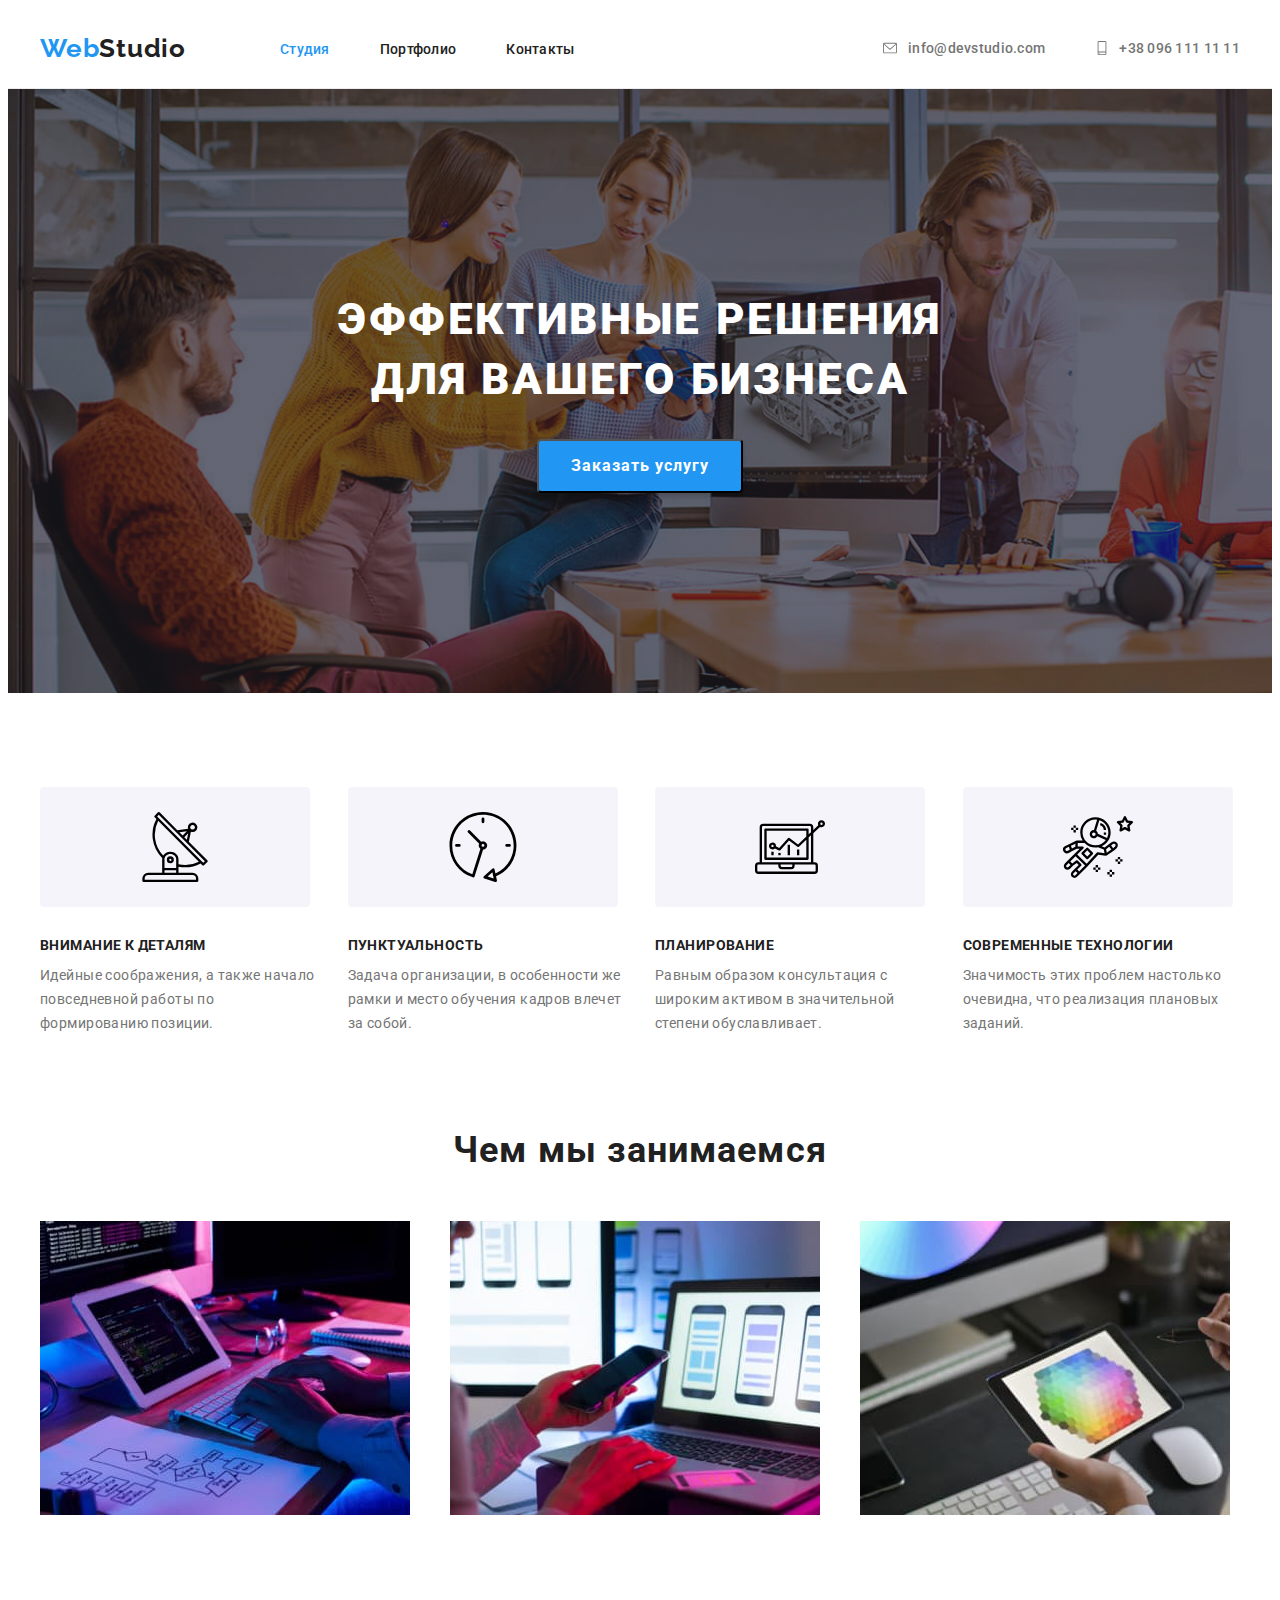
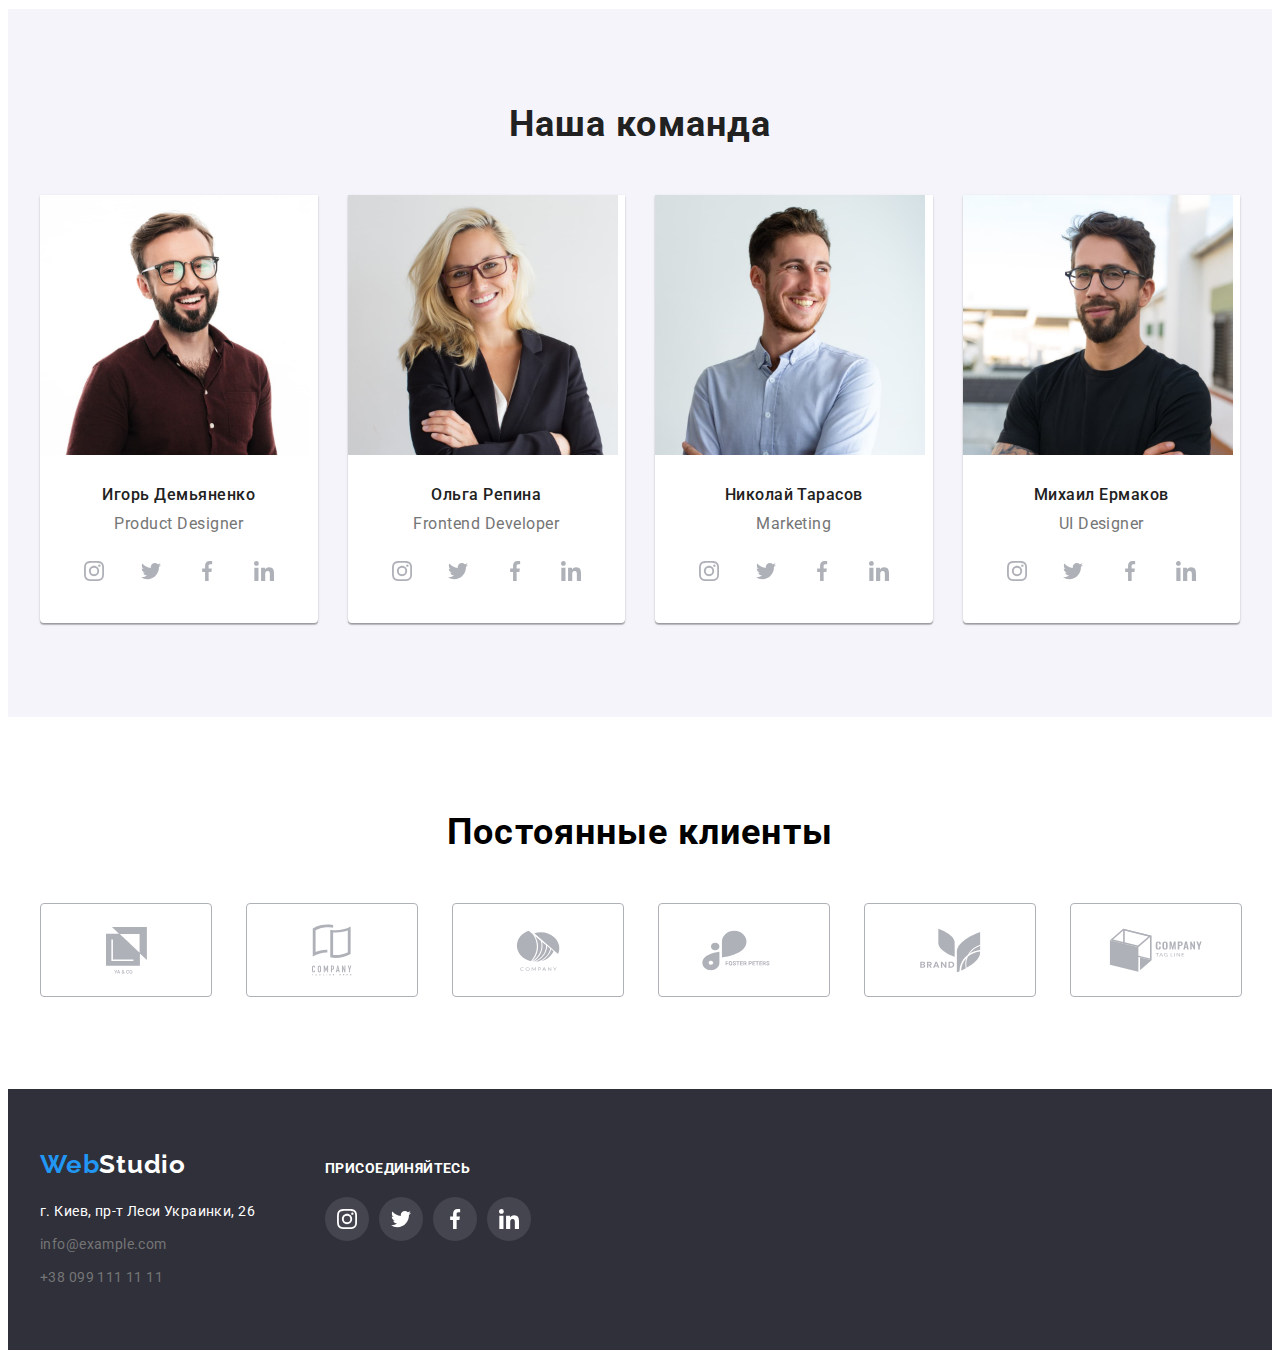
<file: index.html>
<!DOCTYPE html>
<html lang="ru">

<head>
    <meta charset="UTF-8">
    <meta http-equiv="X-UA-Compatible" content="IE=edge">
    <meta name="viewport" content="width=device-width, initial-scale=1.0">
    <title>WebStudio</title>
    <link rel="preconnect" href="https://fonts.gstatic.com">
    <link
        href="https://fonts.googleapis.com/css2?family=Raleway:wght@700&family=Roboto:wght@400;500;700;900&display=swap"
        rel="stylesheet">
    <link rel="stylesheet" href="https://cdnjs.cloudflare.com/ajax/libs/modern-normalize/1.1.0/modern-normalize.min.css"
        integrity="sha512-wpPYUAdjBVSE4KJnH1VR1HeZfpl1ub8YT/NKx4PuQ5NmX2tKuGu6U/JRp5y+Y8XG2tV+wKQpNHVUX03MfMFn9Q=="
        crossorigin="anonymous" referrerpolicy="no-referrer" />
    <link rel="stylesheet" href="./css/styles.css">
</head>

<body>
    <header class="header">
        <div class="container container-menu">
            <nav class="navigation">
                <a class="logo link" href="./index.html"><span class="logo-style">Web</span>Studio</a>
                <ul class="menu list">
                    <li class="menu-item list">
                        <a class="menu-link current link" href="./index.html">Студия</a>
                    </li>
                    <li class="menu-item list">
                        <a class="menu-link link" href="./portfolio.html">Портфолио</a>
                    </li>
                    <li class="menu-item list">
                        <a class="menu-link link" href="">Контакты</a>
                    </li>
                </ul>
            </nav>
            <ul class="contacts list">
                <li class="contacts-item list">
                    <a class="contacts-link link contacts-email-item" href="mailto:info@devstudio.com">
                        <svg class="svg-logo" width="16" height="14">
                            <use href="./images/sprite.svg#icon-envelope"></use>
                        </svg>
                        info@devstudio.com</a>
                </li>
                <li class="contacts-item list">
                    <a class="contacts-link link" href="tel:+380961111111">
                        <svg class="svg-logo" width="14" height="16">
                            <use href="./images/sprite.svg#icon-smartphone"></use>
                        </svg>
                        +38 096 111 11 11</a>
                </li>
            </ul>
        </div>
    </header>
    <main>
        <!-- main banner part -->
        <section class="hero">
            <div class="container">
                <h1 class="hero-title" lang="ru">Эффективные решения для вашего бизнеса</h1>
                <button class="modal-btn" type="button">Заказать услугу</button>
            </div>
        </section>
        <!-- advantages part -->
        <section class="advantages section">
            <div class="container">
                <h2 hidden>Преимущества</h2>
                <ul class="advantages-list list">
                    <li class="advantages-items">
                        <div class="advantages-vector">
                            <svg width="70" height="70">
                                <use href="./images/sprite.svg#icon-antenna"></use>
                            </svg>
                        </div>
                        <h3 class="advantages-items-name" lang="ru">Внимание к деталям</h3>
                        <p class="advantages-items-name-description" lang="ru">Идейные соображения, а также начало
                            повседневной работы по формированию позиции.</p>
                    </li>
                    <li class="advantages-items">
                        <div class="advantages-vector">
                            <svg width="70" height="70">
                                <use href="./images/sprite.svg#icon-clock"></use>
                            </svg>
                        </div>
                        <h3 class="advantages-items-name" lang="ru">Пунктуальность</h3>
                        <p class="advantages-items-name-description" lang="ru">Задача организации, в особенности же
                            рамки и место обучения кадров влечет за собой.</p>
                    </li>
                    <li class="advantages-items">
                        <div class="advantages-vector">
                            <svg width="70" height="70">
                                <use href="./images/sprite.svg#icon-diagram"></use>
                            </svg>
                        </div>
                        <h3 class="advantages-items-name" lang="ru">Планирование</h3>
                        <p class="advantages-items-name-description" lang="ru">Равным образом консультация с широким
                            активом в значительной степени обуславливает.</p>
                    </li>
                    <li class="advantages-items">
                        <div class="advantages-vector">
                            <svg width="70" height="70">
                                <use href="./images/sprite.svg#icon-astronaut"></use>
                            </svg>
                        </div>
                        <h3 class="advantages-items-name" lang="ru">Современные технологии</h3>
                        <p class="advantages-items-name-description" lang="ru">Значимость этих проблем настолько
                            очевидна, что реализация плановых заданий.</p>
                    </li>
                </ul>
            </div>
        </section>
        <!-- what we do part -->
        <section class="whatwedo section-second">
            <div class="container">
                <h2 class="whatwedo-main-name" lang="ru">Чем мы занимаемся</h2>
                <ul class="whatwedo-list list">
                    <li class="whatwedo-list-items">
                        <img src="./images/img.jpg" alt="Набор кода" width="370" height="294">
                    </li>
                    <li class="whatwedo-list-items">
                        <img src="./images/img-1.jpg" alt="Разработка мобильного приложения" width="370" height="294">
                    </li>
                    <li class="whatwedo-list-items">
                        <img src="./images/img-2.jpg" alt="Дизайнерские решения" width="370" height="294">
                    </li>
                </ul>
            </div>
        </section>
        <!-- team part -->
        <section class="team section">
            <div class="container">
                <h2 class="team-main-name" lang="ru">Наша команда</h2>
                <ul class="team-list list">
                    <li class="team-list-items">
                        <img class="images" src="./images/img-team.jpg" alt="Игорь Демьяненко" width="270" height="260">
                        <div class="team-box">
                            <h3 class="team-list-items-name" lang="ru">Игорь Демьяненко</h3>
                            <p class="team-list-items-name-description" lang="en">Product Designer</p>
                            <ul class="social-list list">
                                <li class="social-list-item">
                                    <a href="" class="social-list-link">
                                        <svg class="social-list-icon">
                                            <use href="./images/sprite.svg#icon-instagram"></use>
                                        </svg>
                                    </a>
                                </li>
                                <li class="social-list-item">
                                    <a href="" class="social-list-link">
                                        <svg class="social-list-icon">
                                            <use href="./images/sprite.svg#icon-twitter"></use>
                                        </svg>
                                    </a>
                                </li>
                                <li class="social-list-item">
                                    <a href="" class="social-list-link">
                                        <svg class="social-list-icon">
                                            <use href="./images/sprite.svg#icon-facebook"></use>
                                        </svg>
                                    </a>
                                </li>
                                <li class="social-list-item">
                                    <a href="" class="social-list-link">
                                        <svg class="social-list-icon">
                                            <use href="./images/sprite.svg#icon-linkedin"></use>
                                        </svg>
                                    </a>
                                </li>
                            </ul>
                        </div>
                    </li>
                    <li class="team-list-items">
                        <img class="images" src="./images/img-team1.jpg" alt="Ольга Репина" width="270" height="260">
                        <div class="team-box">
                            <h3 class="team-list-items-name" lang="ru">Ольга Репина</h3>
                            <p class="team-list-items-name-description" lang="en">Frontend Developer</p>
                            <ul class="social-list list">
                                <li class="social-list-item">
                                    <a href="" class="social-list-link">
                                        <svg class="social-list-icon">
                                            <use href="./images/sprite.svg#icon-instagram"></use>
                                        </svg>
                                    </a>
                                </li>
                                <li class="social-list-item">
                                    <a href="" class="social-list-link">
                                        <svg class="social-list-icon">
                                            <use href="./images/sprite.svg#icon-twitter"></use>
                                        </svg>
                                    </a>
                                </li>
                                <li class="social-list-item">
                                    <a href="" class="social-list-link">
                                        <svg class="social-list-icon">
                                            <use href="./images/sprite.svg#icon-facebook"></use>
                                        </svg>
                                    </a>
                                </li>
                                <li class="social-list-item">
                                    <a href="" class="social-list-link">
                                        <svg class="social-list-icon">
                                            <use href="./images/sprite.svg#icon-linkedin"></use>
                                        </svg>
                                    </a>
                                </li>
                            </ul>
                        </div>
                    </li>
                    <li class="team-list-items">
                        <img class="images" src="./images/img-team2.jpg" alt="Николай Тарасов" width="270" height="260">
                        <div class="team-box">
                            <h3 class="team-list-items-name" lang="ru">Николай Тарасов</h3>
                            <p class="team-list-items-name-description" lang="en">Marketing</p>
                            <ul class="social-list list">
                                <li class="social-list-item">
                                    <a href="" class="social-list-link">
                                        <svg class="social-list-icon">
                                            <use href="./images/sprite.svg#icon-instagram"></use>
                                        </svg>
                                    </a>
                                </li>
                                <li class="social-list-item">
                                    <a href="" class="social-list-link">
                                        <svg class="social-list-icon">
                                            <use href="./images/sprite.svg#icon-twitter"></use>
                                        </svg>
                                    </a>
                                </li>
                                <li class="social-list-item">
                                    <a href="" class="social-list-link">
                                        <svg class="social-list-icon">
                                            <use href="./images/sprite.svg#icon-facebook"></use>
                                        </svg>
                                    </a>
                                </li>
                                <li class="social-list-item">
                                    <a href="" class="social-list-link">
                                        <svg class="social-list-icon">
                                            <use href="./images/sprite.svg#icon-linkedin"></use>
                                        </svg>
                                    </a>
                                </li>
                            </ul>
                        </div>
                    </li>
                    <li class="team-list-items">
                        <img class="images" src="./images/img-team3.jpg" alt="Михаил Ермаков" width="270" height="260">
                        <div class="team-box">
                            <h3 class="team-list-items-name" lang="ru">Михаил Ермаков</h3>
                            <p class="team-list-items-name-description" lang="en">UI Designer</p>
                            <ul class="social-list list">
                                <li class="social-list-item">
                                    <a href="" class="social-list-link">
                                        <svg class="social-list-icon">
                                            <use href="./images/sprite.svg#icon-instagram"></use>
                                        </svg>
                                    </a>
                                </li>
                                <li class="social-list-item">
                                    <a href="" class="social-list-link">
                                        <svg class="social-list-icon">
                                            <use href="./images/sprite.svg#icon-twitter"></use>
                                        </svg>
                                    </a>
                                </li>
                                <li class="social-list-item">
                                    <a href="" class="social-list-link">
                                        <svg class="social-list-icon">
                                            <use href="./images/sprite.svg#icon-facebook"></use>
                                        </svg>
                                    </a>
                                </li>
                                <li class="social-list-item">
                                    <a href="" class="social-list-link">
                                        <svg class="social-list-icon">
                                            <use href="./images/sprite.svg#icon-linkedin"></use>
                                        </svg>
                                    </a>
                                </li>
                            </ul>
                        </div>
                    </li>
                </ul>
            </div>
        </section>
        <!-- clients -->
        <section class="section">
            <div class="container clients-container">
                <h2 class="clients-main-name" lang="ru">Постоянные клиенты</h2>
                <ul class="list clients-menu">
                    <li class="clients-list">
                        <a class="client-link" href="">
                            <svg class="icon-color" width="41" height="47">
                                <use href="./images/sprite.svg#icon-clientone"></use>
                            </svg>
                        </a>
                    </li>
                    <li class="clients-list">
                        <a class="client-link" href="">
                            <svg class="icon-color" width="40" height="52">
                                <use href="./images/sprite.svg#icon-clienttwo"></use>
                            </svg>
                        </a>
                    </li>
                    <li class="clients-list">
                        <a class="client-link" href="">
                            <svg class="icon-color" width="44" height="41">
                                <use href="./images/sprite.svg#icon-clientthree"></use>
                            </svg>
                        </a>
                    </li>
                    <li class="clients-list">
                        <a class="client-link" href="">
                            <svg class="icon-color" width="84" height="41">
                                <use href="./images/sprite.svg#icon-clientfour"></use>
                            </svg>
                        </a>
                    </li>
                    <li class="clients-list">
                        <a class="client-link" href="">
                            <svg class="icon-color" width="63" height="45">
                                <use href="./images/sprite.svg#icon-clientfive"></use>
                            </svg>
                        </a>
                    </li>
                    <li class="clients-list">
                        <a class="client-link" href="">
                            <svg class="icon-color" width="94" height="44">
                                <use href="./images/sprite.svg#icon-clientsix"></use>
                            </svg>
                        </a>
                    </li>
                </ul>
            </div>
        </section>
    </main>
    <!-- footer part -->
    <footer class="footer">
        <div class="container footer-main">
                <div class="footer-main-left">
                    <a class="logo-footer link" href="./index.html"><span class="logo-style">Web</span>Studio</a>
                    <address class="address-main">
                        <ul class="address-list list">
                            <li class="address-list-items">
                                <a class="address-list-link link" href="https://goo.gl/maps/B2FMyrD68VtrkMTw5"
                                    target="_blank" rel="noopener noreferrer">г. Киев, пр-т Леси Украинки, 26</a>
                            </li>
                            <li class="address-list-items">
                                <a class="address-list-link-second link"
                                    href="mailto:info@example.com">info@example.com</a>
                            </li>
                            <li class="address-list-items">
                                <a class="address-list-link-second link" href="tel:+380991111111">+38 099 111 11 11</a>
                            </li>
                        </ul>
                    </address>
                </div>
                <div class="footer-main-right">
                    <p class="footer-subscribe">присоединяйтесь</p>
                    <ul class="list socialfooter-list">
                        <li class="socialfooter-list-item">
                            <a class="socialfooter-list-link" href="">
                                <svg class="socialfooter-list-icon">
                                    <use href="./images/sprite.svg#icon-instagram"></use>
                                </svg>
                            </a>
                        </li>
                        <li class="socialfooter-list-item">
                            <a class="socialfooter-list-link" href="">
                                <svg class="socialfooter-list-icon">
                                    <use href="./images/sprite.svg#icon-twitter"></use>
                                </svg>
                            </a>
                        </li>
                        <li class="socialfooter-list-item">
                            <a class="socialfooter-list-link" href="">
                                <svg class="socialfooter-list-icon">
                                    <use href="./images/sprite.svg#icon-facebook"></use>
                                </svg>
                            </a>
                        </li>
                        <li class="socialfooter-list-item">
                            <a class="socialfooter-list-link" href="">
                                <svg class="socialfooter-list-icon">
                                    <use href="./images/sprite.svg#icon-linkedin"></use>
                                </svg>
                            </a>
                        </li>
                    </ul>
                </div>
        </div>
    </footer>

</body>

</html>
</file>
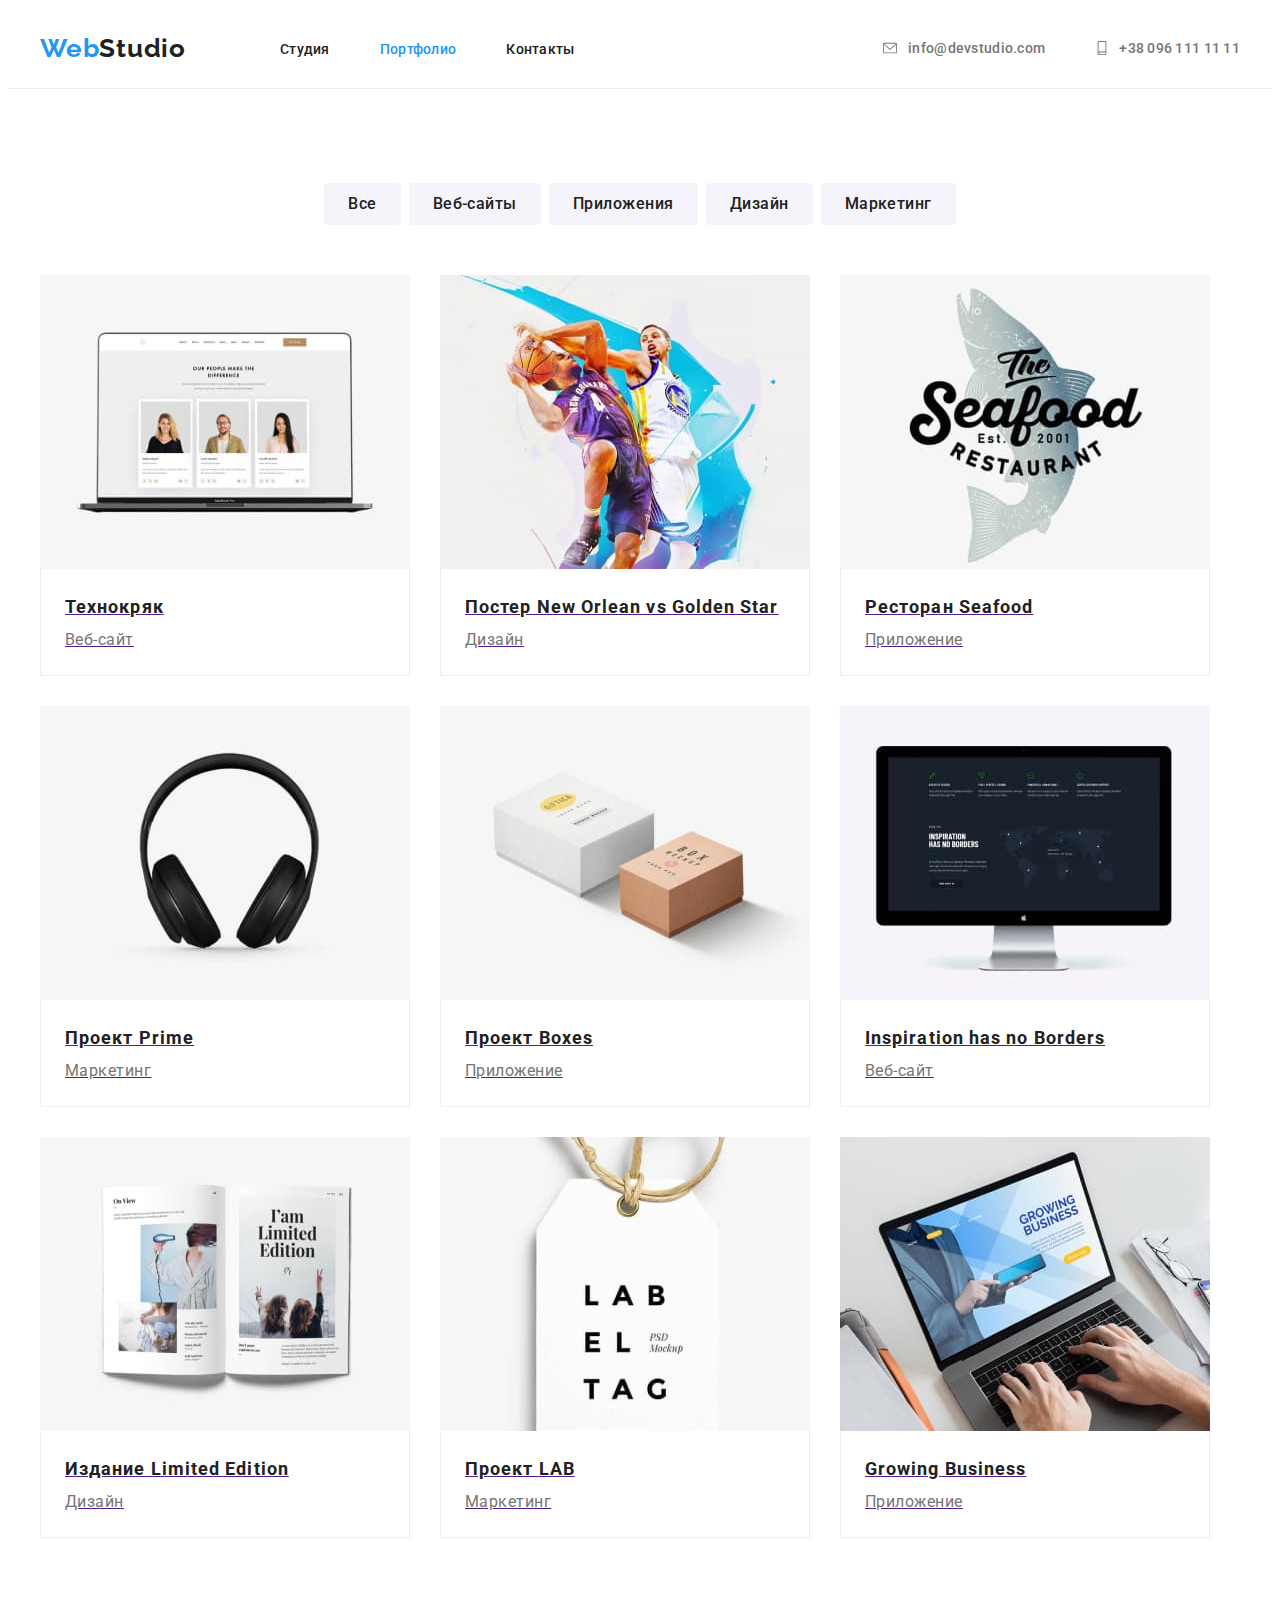
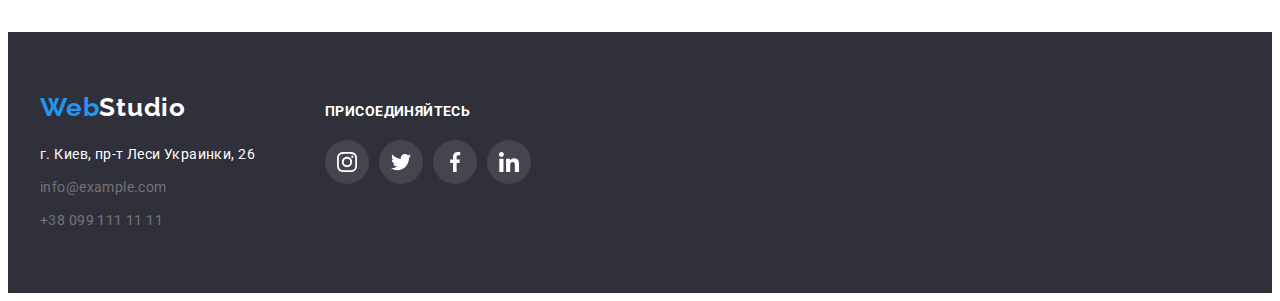
<file: portfolio.html>
<!DOCTYPE html>
<html lang="ru">

<head>
    <meta charset="UTF-8">
    <meta http-equiv="X-UA-Compatible" content="IE=edge">
    <meta name="viewport" content="width=device-width, initial-scale=1.0">
    <title>WebStudio</title>
    <link rel="preconnect" href="https://fonts.gstatic.com">
    <link
        href="https://fonts.googleapis.com/css2?family=Raleway:wght@700&family=Roboto:wght@400;500;700;900&display=swap"
        rel="stylesheet">
    <link rel="stylesheet" href="https://cdnjs.cloudflare.com/ajax/libs/modern-normalize/1.1.0/modern-normalize.min.css"
        integrity="sha512-wpPYUAdjBVSE4KJnH1VR1HeZfpl1ub8YT/NKx4PuQ5NmX2tKuGu6U/JRp5y+Y8XG2tV+wKQpNHVUX03MfMFn9Q=="
        crossorigin="anonymous" referrerpolicy="no-referrer" />
    <link rel="stylesheet" href="./css/styles.css">
</head>

<body>
    <!-- header part -->
    <header class="header">
        <div class="container container-menu">
            <nav class="navigation">
                <a class="logo link" href="./index.html"><span class="logo-style">Web</span>Studio</a>
                <ul class="menu list">
                    <li class="menu-item list">
                        <a class="menu-link link" href="./index.html">Студия</a>
                    </li>
                    <li class="menu-item list">
                        <a class="menu-link current link" href="./portfolio.html">Портфолио</a>
                    </li>
                    <li class="menu-item list">
                        <a class="menu-link link" href="">Контакты</a>
                    </li>
                </ul>
            </nav>
            <ul class="contacts list">
                <li class="contacts-item list">
                    <a class="contacts-link link contacts-email-item" href="mailto:info@devstudio.com">
                        <svg class="svg-logo" width="16" height="14">
                            <use href="./images/sprite.svg#icon-envelope"></use>
                        </svg>
                        info@devstudio.com</a>
                </li>
                <li class="contacts-item list">
                    <a class="contacts-link link" href="tel:+380961111111">
                        <svg class="svg-logo" width="14" height="16">
                            <use href="./images/sprite.svg#icon-smartphone"></use>
                        </svg>
                        +38 096 111 11 11</a>
                </li>
            </ul>
        </div>
    </header>

    <main>
        <!-- main part -->
        <section class="main-section section">
            <div class="main-modal container">
                <h2 hidden>Портфолио</h2>
                <!-- buttons -->
                <ul class="main-modal-buttons-list list">
                    <li class="main-modal-buttons-item">
                        <button class="modal-button" type="button">Все</button>
                    </li>
                    <li class="main-modal-buttons-item">
                        <button class="modal-button" type="button">Веб-сайты</button>
                    </li>
                    <li class="main-modal-buttons-item">
                        <button class="modal-button" type="button">Приложения</button>
                    </li>
                    <li class="main-modal-buttons-item">
                        <button class="modal-button" type="button">Дизайн</button>
                    </li>
                    <li class="main-modal-buttons-item">
                        <button class="modal-button" type="button">Маркетинг</button>
                    </li>
                </ul>
                <!-- galery -->
                <ul class="main-images-items-list list">
                    <li class="main-images-items-item">
                        <a class="shadow-items" href="">
                            <img src="./images/img-portfolio.jpg" alt="технокряк" width="370px" height="294px"></img>
                            <div class="galery-box">
                                <h3 class="main-images-name">Технокряк</h3>
                                <p class="main-images-description">Веб-сайт</p>
                            </div>
                        </a>
                    </li>
                    <li class="main-images-items-item">
                        <a  class="shadow-items" href="">
                            <img src="./images/img-portfolio-1.jpg" alt="Постер New Orlean vs Golden Star" width="370px"
                                height="294px"></img>
                            <div class="galery-box">
                                <h3 class="main-images-name">Постер New Orlean vs Golden Star</h3>
                                <p class="main-images-description">Дизайн</p>
                            </div>
                        </a>
                    </li>
                    <li class="main-images-items-item">
                        <a class="shadow-items" href="">
                            <img src="./images/img-portfolio-2.jpg" alt="Ресторан Seafood" width="370px"
                                height="294px"></img>
                            <div class="galery-box">
                                <h3 class="main-images-name">Ресторан Seafood</h3>
                                <p class="main-images-description">Приложение</p>
                            </div>
                        </a>
                    </li>
                    <li class="main-images-items-item">
                        <a class="shadow-items" href="">
                            <img src="./images/img-portfolio-3.jpg" alt="Проект Prime" width="370px" height="294px"></img>
                            <div class="galery-box">
                                <h3 class="main-images-name">Проект Prime</h3>
                                <p class="main-images-description">Маркетинг</p>
                            </div>
                        </a>
                    </li>
                    <li class="main-images-items-item">
                        <a class="shadow-items" href="">
                            <img src="./images/img-portfolio-4.jpg" alt="Проект Boxes" width="370px" height="294px"></img>
                            <div class="galery-box">
                                <h3 class="main-images-name">Проект Boxes</h3>
                                <p class="main-images-description">Приложение</p>
                            </div>
                        </a>
                    </li>
                    <li class="main-images-items-item">
                        <a class="shadow-items" href="">
                            <img src="./images/img-portfolio-5.jpg" alt="Inspiration has no Borders" width="370px"
                                height="294px"></img>
                            <div class="galery-box">
                                <h3 class="main-images-name">Inspiration has no Borders</h3>
                                <p class="main-images-description">Веб-сайт</p>
                            </div>
                        </a>
                    </li>
                    <li class="main-images-items-item">
                        <a class="shadow-items" href="">
                            <img src="./images/img-portfolio-6.jpg" alt="Издание Limited Edition" width="370px"
                                height="294px"></img>
                            <div class="galery-box">
                                <h3 class="main-images-name">Издание Limited Edition</h3>
                                <p class="main-images-description">Дизайн</p>
                            </div>
                        </a>
                    </li>
                    <li class="main-images-items-item">
                        <a class="shadow-items" href="">
                            <img src="./images/img-portfolio-7.jpg" alt="Проект LAB" width="370px" height="294px"></img>
                            <div class="galery-box">
                                <h3 class="main-images-name">Проект LAB</h3>
                                <p class="main-images-description">Маркетинг</p>
                            </div>
                        </a>
                    </li>
                    <li class="main-images-items-item">
                        <a class="shadow-items" href="">
                            <img src="./images/img-portfolio-8.jpg" alt="Growing Business" width="370px"
                                height="294px"></img>
                            <div class="galery-box">
                                <h3 class="main-images-name">Growing Business</h3>
                                <p class="main-images-description">Приложение</p>
                            </div>
                        </a>
                    </li>
                </ul>
            </div>
        </section>
    </main>

    <!-- footer part -->
    <footer class="footer">
        <div class="container footer-main">
            <div class="footer-main-left">
                <a class="logo-footer link" href="./index.html"><span class="logo-style">Web</span>Studio</a>
                <address class="address-main">
                    <ul class="address-list list">
                        <li class="address-list-items">
                            <a class="address-list-link link" href="https://goo.gl/maps/B2FMyrD68VtrkMTw5" target="_blank"
                                rel="noopener noreferrer">г. Киев, пр-т Леси Украинки, 26</a>
                        </li>
                        <li class="address-list-items">
                            <a class="address-list-link-second link" href="mailto:info@example.com">info@example.com</a>
                        </li>
                        <li class="address-list-items">
                            <a class="address-list-link-second link" href="tel:+380991111111">+38 099 111 11 11</a>
                        </li>
                    </ul>
                </address>
            </div>
            <div class="footer-main-right">
                <p class="footer-subscribe">присоединяйтесь</p>
                <ul class="list socialfooter-list">
                    <li class="socialfooter-list-item">
                        <a class="socialfooter-list-link" href="">
                            <svg class="socialfooter-list-icon">
                                <use href="./images/sprite.svg#icon-instagram"></use>
                            </svg>
                        </a>
                    </li>
                    <li class="socialfooter-list-item">
                        <a class="socialfooter-list-link" href="">
                            <svg class="socialfooter-list-icon">
                                <use href="./images/sprite.svg#icon-twitter"></use>
                            </svg>
                        </a>
                    </li>
                    <li class="socialfooter-list-item">
                        <a class="socialfooter-list-link" href="">
                            <svg class="socialfooter-list-icon">
                                <use href="./images/sprite.svg#icon-facebook"></use>
                            </svg>
                        </a>
                    </li>
                    <li class="socialfooter-list-item">
                        <a class="socialfooter-list-link" href="">
                            <svg class="socialfooter-list-icon">
                                <use href="./images/sprite.svg#icon-linkedin"></use>
                            </svg>
                        </a>
                    </li>
                </ul>
            </div>
        </div>
    </footer>

</body>

</html>
</file>
<file: css/styles.css>
:root {
  --maincoloreff: #2196f3;
  --maincolorblack: #212121;
  --maincolorsilver: #757575;
  --maincolorwhite: #ffffff;
  --maincolorbtteam: #f5f4fa;
  --maincolorherofooter: #2f303a;
  --borderheadercolor: #ececec;
  --borderportfoliocolor: #eeeeee;
  --clientsbordercolor: #afb1b8;
  --socialfootercolor: rgba(255, 255, 255, 0.1);
}

h1,
h2,
h3,
h4,
h5,
h6,
p {
  margin-top: 0;
  margin-bottom: 0;
}

ul,
ol {
  margin-top: 0;
  margin-bottom: 0;
  padding-left: 0;
}

img {
  display: block;
}

.list {
  list-style: none;
}

.link {
  text-decoration: none;
}

body {
  font-family: 'Roboto', sans-serif;
}

.container {
  width: 1200px;
  margin: 0 auto;
  padding-left: 15px;
  padding-right: 15px;
}

.section {
  padding-top: 94px;
  padding-bottom: 94px;
}
.section-second {
  padding-bottom: 94px;
}

.navigation {
  display: flex;
  align-items: center;
}

.menu {
  display: flex;
  align-items: center;
}

.contacts {
  display: flex;
  align-items: center;
  margin-left: auto;
}

.container-menu {
  display: flex;
}

/* ===== HEADER STYLES ===== */
.menu-link {
  font-weight: 500;
  font-size: 14px;
  line-height: 1.143;
  letter-spacing: 0.02em;
  color: var(--maincolorblack);
  padding-top: 32px;
  padding-bottom: 32px;
}

.menu-link:hover,
.menu-link:focus {
  color: var(--maincoloreff);
}

.menu-link.current {
  color: var(--maincoloreff);
}

.menu-item:not(:last-child) {
  margin-right: 50px;
}

.contacts-link {
  display: flex;
  align-items: center;
  font-weight: 500;
  font-size: 14px;
  line-height: 1.143;
  letter-spacing: 0.02em;
  color: var(--maincolorsilver);
  padding-top: 32px;
  padding-bottom: 32px;
}

.contacts-link:hover,
.contacts-link:focus {
  color: var(--maincoloreff);
}

.contacts-item:not(:last-child) {
  margin-right: 50px;
}

.contacts-item {
  display: flex;
  align-items: center;
  color: var(--maincolorsilver);
}

.svg-logo {
  fill: currentColor;
  margin-right: 10px;
}

.contacts-link:hover .svg-logo,
.contacts-link:focus .svg-logo {
  fill: var(--maincoloreff);
}

.logo {
  margin-right: 94px;
  font-family: 'Raleway', sans-serif;
  font-weight: 700;
  font-size: 26px;
  line-height: 1.192;
  letter-spacing: 0.03em;
  color: var(--maincolorblack);
}
.logo-style {
  color: var(--maincoloreff);
}
.header {
  border-bottom: 1px solid var(--borderheadercolor);
}
/* ===== MAIN BANNER STYLES ===== */
.hero-title {
  font-weight: 900;
  font-size: 44px;
  line-height: 1.364;
  text-align: center;
  letter-spacing: 0.06em;
  text-transform: uppercase;
  color: var(--maincolorwhite);
  margin-bottom: 40px;
  width: 696px;
  margin: 0 auto;
  margin-bottom: 30px;
}
.modal-btn {
  font-family: inherit;
  display: block;
  margin: 0 auto;
  padding: 10px 32px;
  font-weight: 700;
  font-size: 16px;
  line-height: 1.875;
  letter-spacing: 0.06em;
  color: var(--maincolorwhite);
  background: var(--maincoloreff);
  box-shadow: 0px 4px 4px rgba(0, 0, 0, 0.15);
  border-radius: 4px;
  cursor: pointer;
}
.hero {
  background-color: var(--maincolorherofooter);
  max-width: 1600px;
  padding-top: 200px;
  padding-bottom: 200px;
  text-align: center;
  background-image: linear-gradient(rgba(47, 48, 58, 0.4), rgba(47, 48, 58, 0.4)),
    url(../images/bg-main.jpg);
  background-size: cover;
}
/* ADVANTAGES STYLES */
.advantages-items-name {
  font-weight: 700;
  font-size: 14px;
  line-height: 1.143;
  letter-spacing: 0.03em;
  text-transform: uppercase;
  color: var(--maincolorblack);
  margin-bottom: 10px;
}
.advantages-items-name-description {
  font-weight: 400;
  font-size: 14px;
  line-height: 24px;
  letter-spacing: 0.03em;
  color: var(--maincolorsilver);
}

.advantages-list {
  display: flex;
  flex-wrap: wrap;
  margin-left: -30px;
  margin-top: -30px;
}
.advantages-items {
  flex-basis: calc((100% - 120px) / 4);
  margin-left: 30px;
  margin-top: 30px;
}
.advantages-vector {
  display: flex;
  justify-content: center;
  width: 270px;
  padding-top: 25px;
  padding-bottom: 25px;
  background: #f5f4fa;
  border-radius: 4px;
  margin-bottom: 30px;
}
/* WHAT WE DO STYLES */
.whatwedo-main-name {
  font-weight: 700;
  font-size: 36px;
  line-height: 1.17;
  text-align: center;
  letter-spacing: 0.03em;
  color: var(--maincolorblack);
  margin-bottom: 50px;
}

.whatwedo-list {
  display: flex;
  flex-wrap: wrap;
  margin-left: -30px;
  margin-top: -30px;
}

.whatwedo-list-items {
  flex-basis: calc((100% - 90px) / 3);
  margin-left: 30px;
  margin-top: 30px;
}
/* TEAM STYLES */
.team {
  background: var(--maincolorbtteam);
}
.team-main-name {
  font-weight: 700;
  font-size: 36px;
  line-height: 1.17;
  text-align: center;
  letter-spacing: 0.03em;
  color: var(--maincolorblack);
  margin-bottom: 50px;
}

.team-list {
  display: flex;
  flex-wrap: wrap;
  margin-left: -30px;
  margin-top: -30px;
}

.team-list-items {
  flex-basis: calc((100% - 120px) / 4);
  margin-left: 30px;
  margin-top: 30px;
  background: var(--maincolorwhite);
  box-shadow: 0px 1px 3px rgba(0, 0, 0, 0.12), 0px 1px 1px rgba(0, 0, 0, 0.14),
    0px 2px 1px rgba(0, 0, 0, 0.2);
  border-radius: 0px 0px 4px 4px;
}

.team-list-items-name {
  font-weight: 500;
  font-size: 16px;
  line-height: 1.19;
  text-align: center;
  letter-spacing: 0.03em;
  color: var(--maincolorblack);
  margin-bottom: 10px;
}

.team-list-items-name-description {
  font-weight: 400;
  font-size: 16px;
  line-height: 1.19;
  text-align: center;
  letter-spacing: 0.03em;
  color: var(--maincolorsilver);
  margin-bottom: 16px;
}

.team-box {
  padding-top: 30px;
  padding-bottom: 30px;
  padding-left: 32px;
  padding-right: 32px;
}

.social-list {
  display: flex;
  justify-content: space-between;
}

.social-list-icon {
  width: 20px;
  height: 20px;
}

.social-list-link {
  display: flex;
  align-items: center;
  justify-content: center;
  width: 44px;
  height: 44px;
  border-radius: 50%;
  background-color: transparent;
  fill: var(--clientsbordercolor);
}

.social-list-link:hover,
.social-list-link:focus {
  background-color: var(--maincoloreff);
  fill: var(--maincolorwhite);
}

/* CLIENTS STYLES */
.clients-main-name {
  font-weight: 700;
  font-size: 36px;
  line-height: 1.17;
  text-align: center;
  letter-spacing: 0.03em;
  margin-bottom: 50px;
}

.clients-container {
  text-align: center;
}

.clients-menu {
  display: flex;
  justify-content: space-between;
}

.clients-list {
  width: 170px;
  height: 92px;
  border-radius: 4px;
  fill: var(--clientsbordercolor);
  cursor: pointer;
}

.client-link {
  display: flex;
  width: 100%;
  height: 100%;
  justify-content: center;
  align-items: center;
  border: 1px solid var(--clientsbordercolor);
  border-radius: 4px;
  fill: var(--clientsbordercolor);
}

.client-link:hover .icon-color,
.client-link:focus .icon-color {
  border-color: var(--maincoloreff);
  fill: var(--maincoloreff);
}

.client-link:hover,
.client-link:focus {
  border-color: var(--maincoloreff);
}

/* ===== FOOTER STYLES ===== */
.footer {
  background: var(--maincolorherofooter);
  padding: 60px 0;
}
.logo-footer {
  font-family: 'Raleway', sans-serif;
  font-weight: 700;
  font-size: 26px;
  line-height: 1.19;
  letter-spacing: 0.03em;
  color: var(--maincolorwhite);
}
.footer .logo-footer {
  display: block;
  margin-bottom: 20px;
}

.address-main {
  font-style: normal;
}

.address-list-link {
  font-weight: 400;
  font-size: 14px;
  line-height: 1.71;
  letter-spacing: 0.03em;
  color: var(--maincolorwhite);
}
.address-list-items:not(:last-child) {
  display: block;
  margin-bottom: 9px;
}

.address-list-link-second {
  font-weight: 400;
  font-size: 14px;
  line-height: 1.71;
  letter-spacing: 0.03em;
  color: var(--maincolorsilver);
}
.address-list-link:hover,
.address-list-link:focus {
  color: var(--maincoloreff);
}

.address-list-link-second:hover,
.address-list-link-second:focus {
  color: var(--maincoloreff);
}

.footer-main {
  display: flex;
  align-items: baseline;
}

.footer-main-left {
  margin-right: 70px;
}

.footer-subscribe {
  font-weight: 700;
  font-size: 14px;
  line-height: 1.14;
  letter-spacing: 0.03em;
  text-transform: uppercase;
  color: var(--maincolorwhite);
  margin-bottom: 20px;
}

.socialfooter-list {
  display: flex;
}
.socialfooter-list-item:not(:last-child) {
  margin-right: 10px;
}

.socialfooter-list-icon {
  width: 20px;
  height: 20px;
  fill: var(--maincolorwhite);
  cursor: pointer;
}

.socialfooter-list-link {
  display: flex;
  align-items: center;
  justify-content: center;
  width: 44px;
  height: 44px;
  border-radius: 50%;
  background-color: var(--socialfootercolor);
}

.socialfooter-list-link:hover,
.socialfooter-list-link:focus {
  background-color: var(--maincoloreff);
}

/* PORTFOLIO STYLES */
.main-modal-buttons-list {
  display: flex;
  justify-content: center;
  margin-bottom: 50px;
}

.main-modal-buttons-item:not(:last-child) {
  margin-right: 8px;
}

.modal-button {
  font-family: inherit;
  font-weight: 500;
  font-size: 16px;
  line-height: 1.625;
  letter-spacing: 0.03em;
  color: var(--maincolorblack);
  background: var(--maincolorbtteam);
  border-radius: 4px;
  border-color: transparent;
  cursor: pointer;
  padding: 6px 22px;
}
.modal-button:hover,
.modal-button:focus {
  color: var(--maincolorwhite);
  background: var(--maincoloreff);
}

.main-images-name {
  font-weight: 700;
  font-size: 18px;
  line-height: 2;
  letter-spacing: 0.06em;
  color: var(--maincolorblack);
}

.main-images-description {
  font-weight: 400;
  font-size: 16px;
  line-height: 1.875;
  letter-spacing: 0.03em;
  color: var(--maincolorsilver);
}

.main-images-items-list {
  display: flex;
  flex-wrap: wrap;
  margin-top: -30px;
  margin-left: -30px;
}

.main-images-items-item {
  flex-wrap: wrap;
  margin-top: 30px;
  margin-left: 30px;
  cursor: pointer;
}

.galery-box {
  padding-left: 24px;
  padding-right: 24px;
  padding-top: 20px;
  padding-bottom: 20px;
  border: 1px solid var(--borderportfoliocolor);
  border-top: none;
}

.shadow-items:hover,
.shadow-items:focus {
  display: block;
  box-shadow: 0px 1px 1px rgba(0, 0, 0, 0.12), 0px 4px 4px rgba(0, 0, 0, 0.06),
    1px 4px 6px rgba(0, 0, 0, 0.16);
}
</file>
